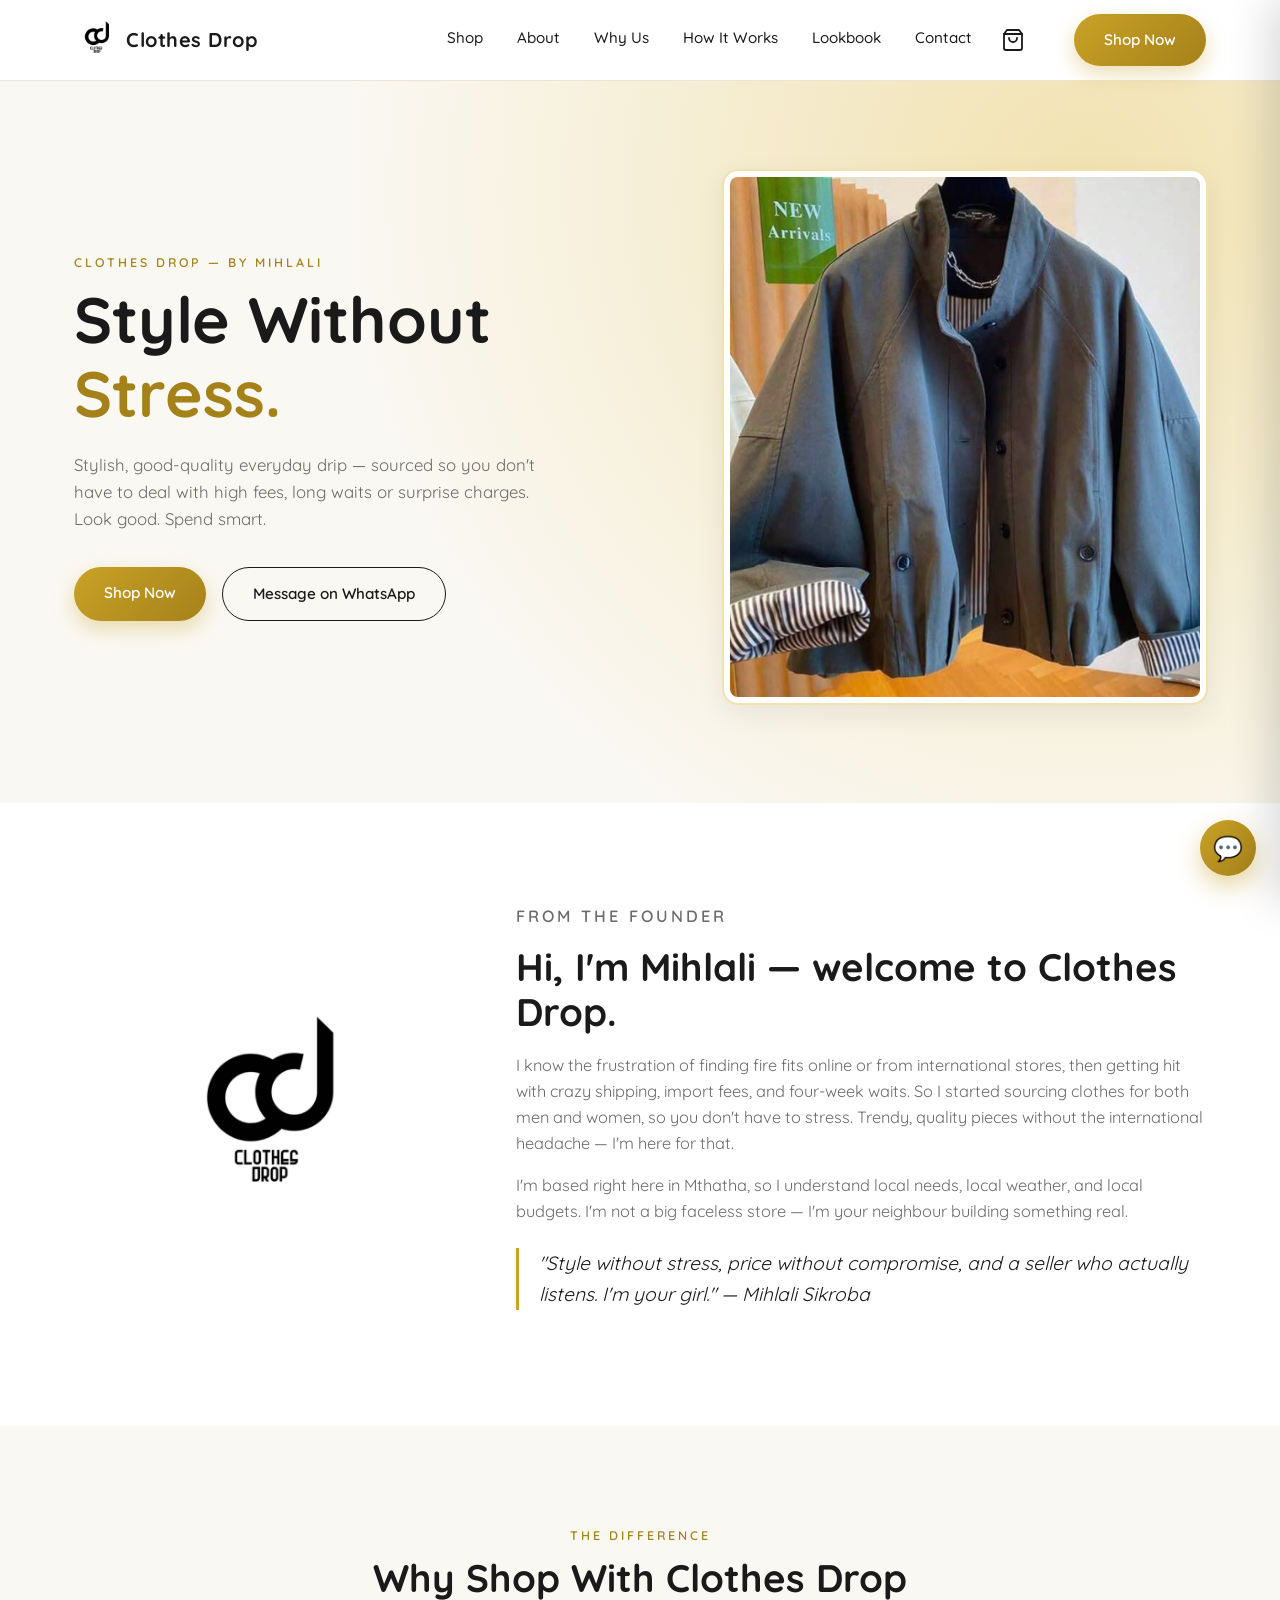
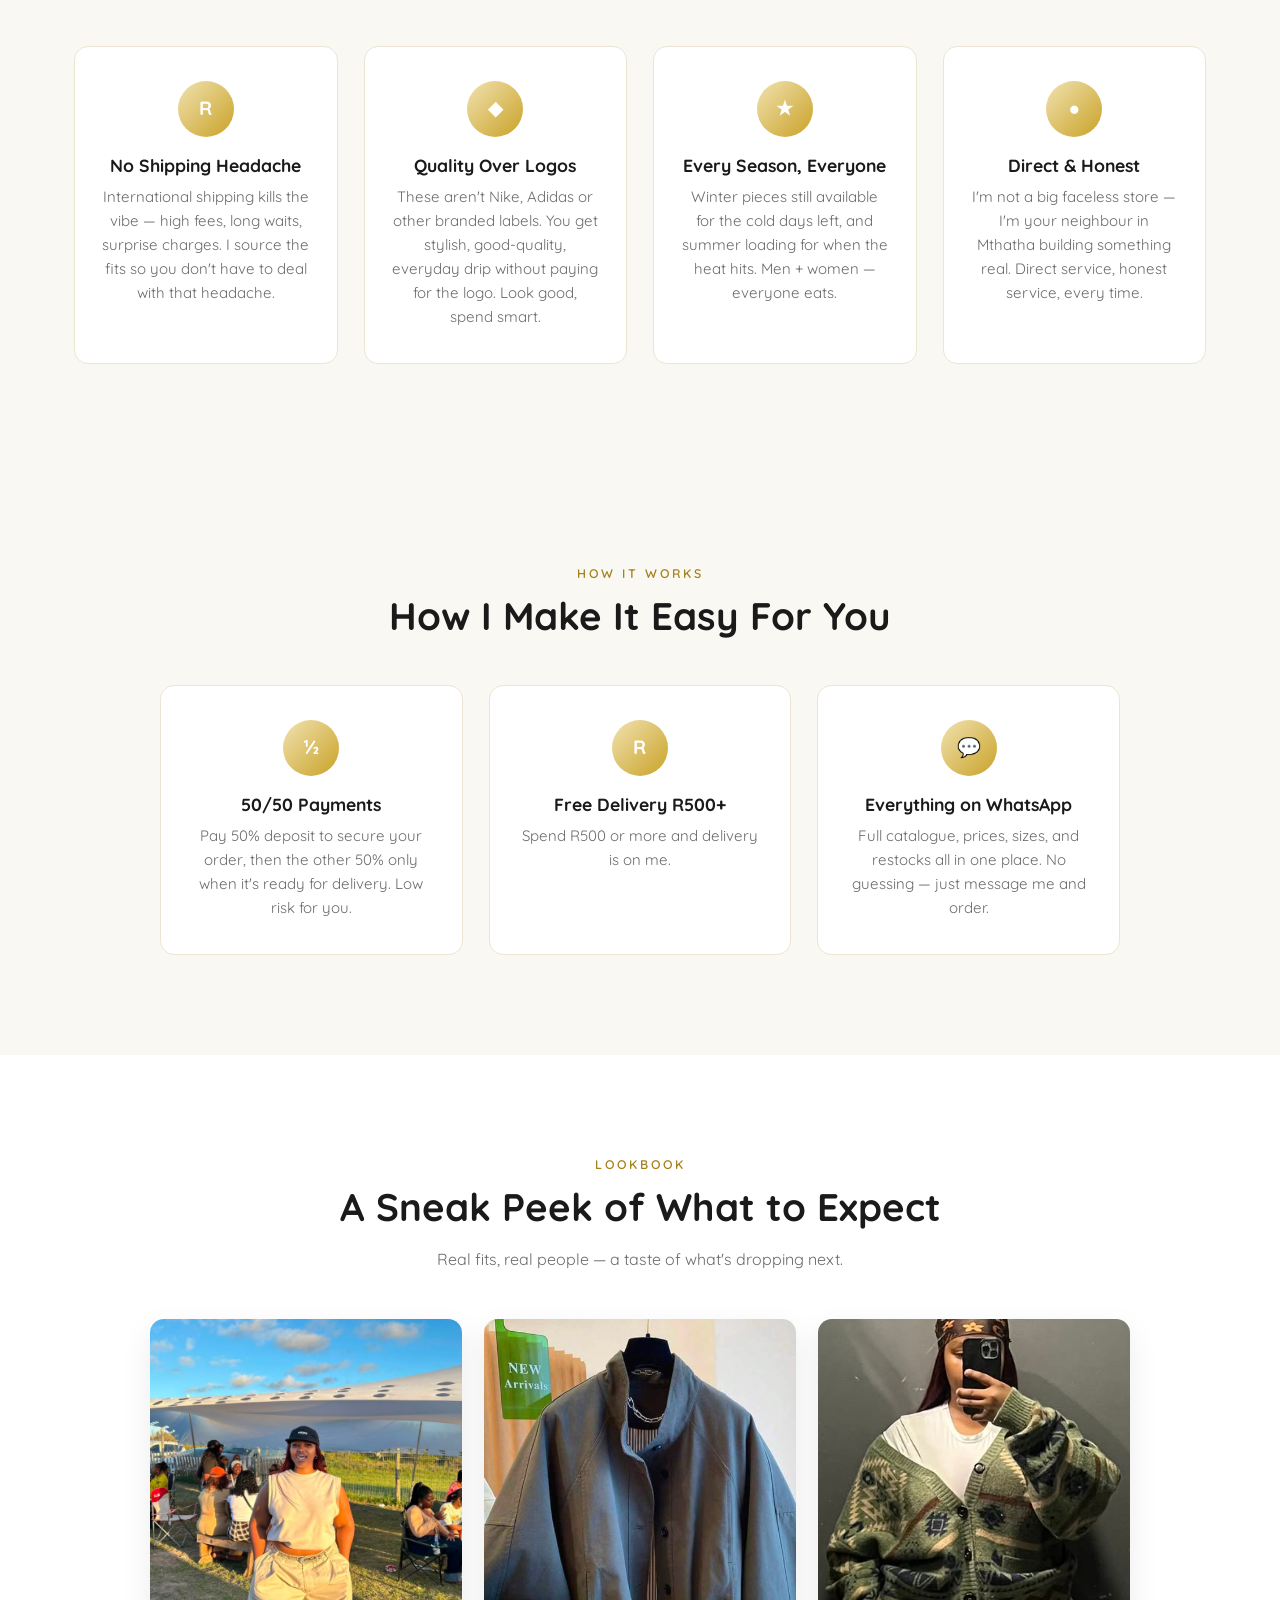
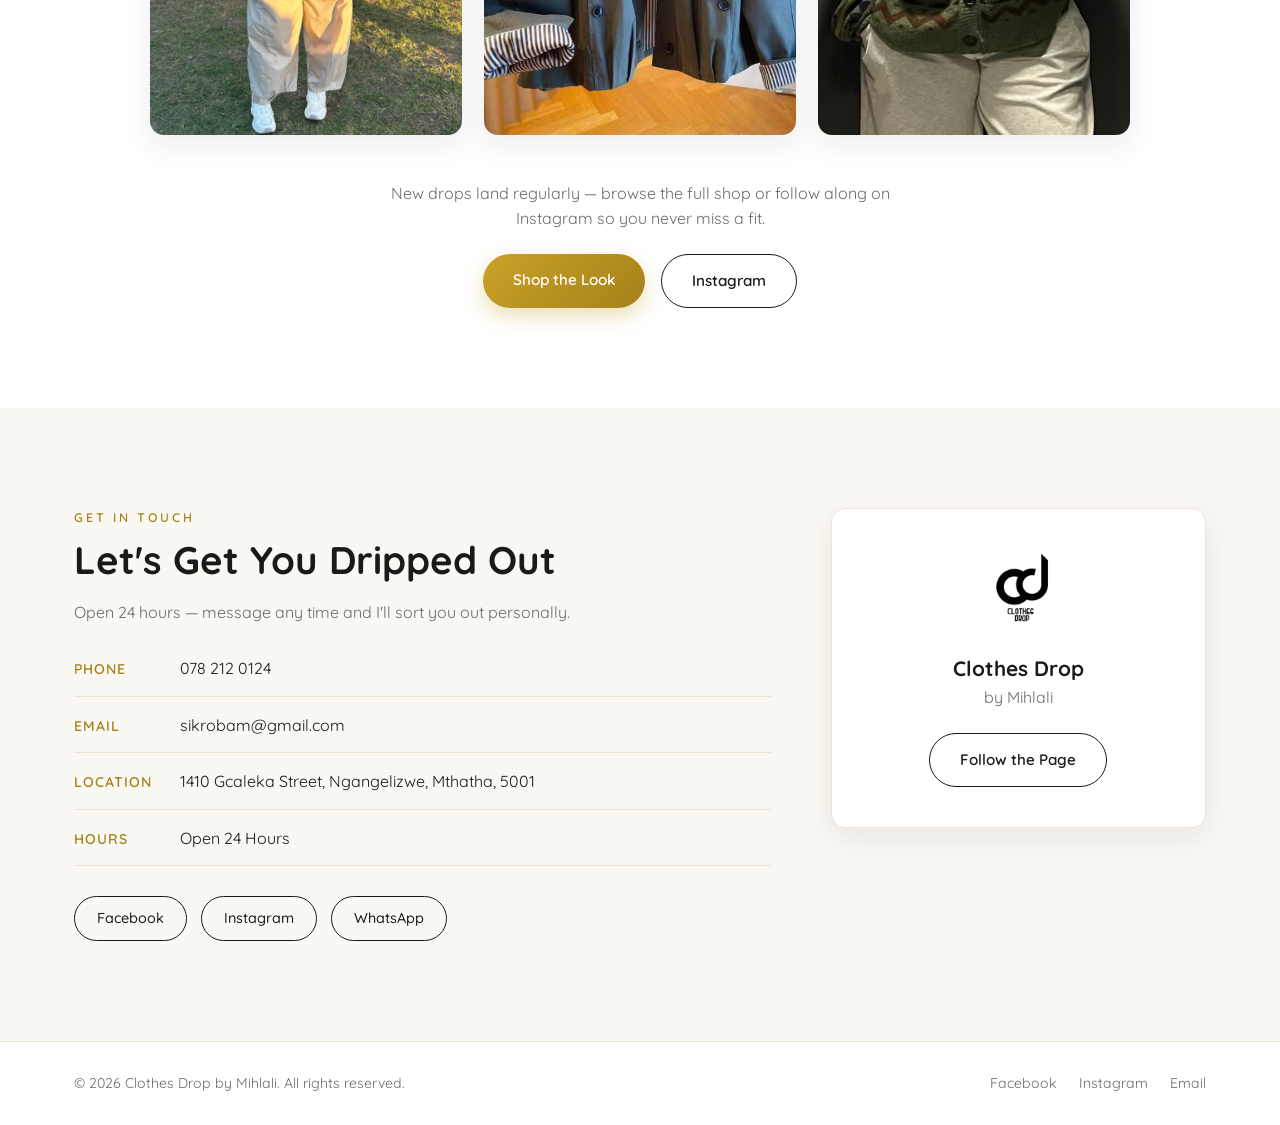
<file: index.html>
<!DOCTYPE html>
<html lang="en">
<head>
  <meta charset="UTF-8" />
  <meta name="viewport" content="width=device-width, initial-scale=1.0" />
  <title>Clothes Drop | Style Without Stress</title>
  <meta name="description" content="Clothes Drop by Mihlali — stylish, good-quality everyday drip sourced for you. No high fees, no long waits, just honest service in Mthatha." />
  <link rel="icon" href="images/logo.jpg" type="image/jpeg" />
  <link rel="preconnect" href="https://fonts.googleapis.com" />
  <link rel="preconnect" href="https://fonts.gstatic.com" crossorigin />
  <link href="https://fonts.googleapis.com/css2?family=Quicksand:wght@300;400;500;600;700&display=swap" rel="stylesheet" />
  <link rel="stylesheet" href="css/style.css" />
  <link rel="stylesheet" href="css/cart.css" />
</head>
<body>

  <!-- Header -->
  <header class="site-header" id="site-header">
    <div class="container header-inner">
      <a href="#home" class="brand">
        <img src="images/logo.jpg" alt="Clothes Drop logo" class="brand-logo" />
        <span class="brand-name">Clothes Drop</span>
      </a>

      <nav class="main-nav" id="main-nav">
        <a href="shop.html">Shop</a>
        <a href="#about">About</a>
        <a href="#why-us">Why Us</a>
        <a href="#how-it-works">How It Works</a>
        <a href="#lookbook">Lookbook</a>
        <a href="#contact">Contact</a>
      </nav>

      <button class="cart-icon-btn" id="cart-icon-btn" aria-label="Open cart">
        <svg viewBox="0 0 24 24" fill="none" stroke="currentColor" stroke-width="1.8" stroke-linecap="round" stroke-linejoin="round">
          <path d="M6 2 3 6v14a2 2 0 0 0 2 2h14a2 2 0 0 0 2-2V6l-3-4Z" />
          <path d="M3 6h18" />
          <path d="M16 10a4 4 0 0 1-8 0" />
        </svg>
        <span class="cart-badge" id="cart-count">0</span>
      </button>

      <a href="shop.html" class="btn btn-gold header-cta">Shop Now</a>

      <button class="nav-toggle" id="nav-toggle" aria-label="Toggle navigation" aria-expanded="false">
        <span></span><span></span><span></span>
      </button>
    </div>
  </header>

  <!-- Hero -->
  <section class="hero" id="home">
    <div class="container hero-inner">
      <div class="hero-text" data-reveal>
        <p class="eyebrow">Clothes Drop &mdash; by Mihlali</p>
        <h1>Style Without <span class="gold-text">Stress.</span></h1>
        <p class="hero-sub">
          Stylish, good-quality everyday drip &mdash; sourced so you don't have to deal
          with high fees, long waits or surprise charges. Look good. Spend smart.
        </p>
        <div class="hero-actions">
          <a href="shop.html" class="btn btn-gold">Shop Now</a>
          <a href="https://wa.me/27782120124" target="_blank" rel="noopener" class="btn btn-outline">Message on WhatsApp</a>
        </div>
      </div>
      <div class="hero-media" data-reveal>
        <div class="hero-frame">
          <img src="images/look2.jpg" alt="Clothes Drop style" data-parallax />
        </div>
      </div>
    </div>
  </section>

  <!-- About -->
  <section class="about" id="about">
    <div class="container about-inner">
      <div class="about-media" data-reveal>
        <img src="images/logo.jpg" alt="Clothes Drop logo" class="about-logo" />
      </div>
      <div class="about-text" data-reveal>
        <p class="eyebrow">From the Founder</p>
        <h2>Hi, I'm Mihlali &mdash; welcome to Clothes Drop.</h2>
        <p>
          I know the frustration of finding fire fits online or from international stores,
          then getting hit with crazy shipping, import fees, and four-week waits. So I started
          sourcing clothes for both men and women, so you don't have to stress. Trendy, quality
          pieces without the international headache &mdash; I'm here for that.
        </p>
        <p>
          I'm based right here in Mthatha, so I understand local needs, local weather, and
          local budgets. I'm not a big faceless store &mdash; I'm your neighbour building
          something real.
        </p>
        <p class="quote">
          "Style without stress, price without compromise, and a seller who actually listens.
          I'm your girl." &mdash; Mihlali Sikroba
        </p>
      </div>
    </div>
  </section>

  <!-- Why Us -->
  <section class="why-us" id="why-us">
    <div class="container">
      <p class="eyebrow center">The Difference</p>
      <h2 class="center">Why Shop With Clothes Drop</h2>

      <div class="features">
        <div class="feature-card" data-reveal>
          <div class="feature-icon">R</div>
          <h3>No Shipping Headache</h3>
          <p>International shipping kills the vibe &mdash; high fees, long waits, surprise charges. I source the fits so you don't have to deal with that headache.</p>
        </div>
        <div class="feature-card" data-reveal>
          <div class="feature-icon">&#9670;</div>
          <h3>Quality Over Logos</h3>
          <p>These aren't Nike, Adidas or other branded labels. You get stylish, good-quality, everyday drip without paying for the logo. Look good, spend smart.</p>
        </div>
        <div class="feature-card" data-reveal>
          <div class="feature-icon">&#9733;</div>
          <h3>Every Season, Everyone</h3>
          <p>Winter pieces still available for the cold days left, and summer loading for when the heat hits. Men + women &mdash; everyone eats.</p>
        </div>
        <div class="feature-card" data-reveal>
          <div class="feature-icon">&#9679;</div>
          <h3>Direct &amp; Honest</h3>
          <p>I'm not a big faceless store &mdash; I'm your neighbour in Mthatha building something real. Direct service, honest service, every time.</p>
        </div>
      </div>
    </div>
  </section>

  <!-- How It Works -->
  <section class="how-it-works" id="how-it-works">
    <div class="container">
      <p class="eyebrow center">How It Works</p>
      <h2 class="center">How I Make It Easy For You</h2>

      <div class="features features-3">
        <div class="feature-card" data-reveal>
          <div class="feature-icon">&#189;</div>
          <h3>50/50 Payments</h3>
          <p>Pay 50% deposit to secure your order, then the other 50% only when it's ready for delivery. Low risk for you.</p>
        </div>
        <div class="feature-card" data-reveal>
          <div class="feature-icon">R</div>
          <h3>Free Delivery R500+</h3>
          <p>Spend R500 or more and delivery is on me.</p>
        </div>
        <div class="feature-card" data-reveal>
          <div class="feature-icon">&#128172;</div>
          <h3>Everything on WhatsApp</h3>
          <p>Full catalogue, prices, sizes, and restocks all in one place. No guessing &mdash; just message me and order.</p>
        </div>
      </div>
    </div>
  </section>

  <!-- Lookbook -->
  <section class="lookbook" id="lookbook">
    <div class="container">
      <p class="eyebrow center">Lookbook</p>
      <h2 class="center">A Sneak Peek of What to Expect</h2>
      <p class="lookbook-intro center">Real fits, real people &mdash; a taste of what's dropping next.</p>

      <div class="lookbook-grid">
        <div class="lookbook-item" data-reveal>
          <img src="images/look1.jpg" alt="Clothes Drop lookbook style 1" loading="lazy" />
        </div>
        <div class="lookbook-item" data-reveal>
          <img src="images/look2.jpg" alt="Clothes Drop lookbook style 2" loading="lazy" />
        </div>
        <div class="lookbook-item" data-reveal>
          <img src="images/look3.jpg" alt="Clothes Drop lookbook style 3" loading="lazy" />
        </div>
      </div>

      <div class="lookbook-cta" data-reveal>
        <p>New drops land regularly &mdash; browse the full shop or follow along on Instagram so you never miss a fit.</p>
        <div class="hero-actions">
          <a href="shop.html" class="btn btn-gold">Shop the Look</a>
          <a href="https://www.instagram.com/mihlali.sikroba" target="_blank" rel="noopener" class="btn btn-outline">Instagram</a>
        </div>
      </div>
    </div>
  </section>

  <!-- Contact -->
  <section class="contact" id="contact">
    <div class="container contact-inner">
      <div class="contact-info" data-reveal>
        <p class="eyebrow">Get In Touch</p>
        <h2>Let's Get You Dripped Out</h2>
        <p class="contact-lead">Open 24 hours &mdash; message any time and I'll sort you out personally.</p>

        <ul class="contact-list">
          <li>
            <span class="contact-label">Phone</span>
            <a href="tel:+27782120124">078 212 0124</a>
          </li>
          <li>
            <span class="contact-label">Email</span>
            <a href="mailto:sikrobam@gmail.com">sikrobam@gmail.com</a>
          </li>
          <li>
            <span class="contact-label">Location</span>
            <a href="https://www.google.com/maps/search/?api=1&query=1410+Gcaleka+Street+Ngangelizwe+Mthatha+South+Africa+5001" target="_blank" rel="noopener">
              1410 Gcaleka Street, Ngangelizwe, Mthatha, 5001
            </a>
          </li>
          <li>
            <span class="contact-label">Hours</span>
            <span>Open 24 Hours</span>
          </li>
        </ul>

        <div class="social-row">
          <a href="https://www.facebook.com/share/18o5NTKCzX" target="_blank" rel="noopener" class="social-btn">Facebook</a>
          <a href="https://www.instagram.com/mihlali.sikroba" target="_blank" rel="noopener" class="social-btn">Instagram</a>
          <a href="https://wa.me/27782120124" target="_blank" rel="noopener" class="social-btn">WhatsApp</a>
        </div>
      </div>

      <div class="contact-card" data-reveal>
        <img src="images/logo.jpg" alt="Clothes Drop logo" />
        <h3>Clothes Drop</h3>
        <p>by Mihlali</p>
        <a href="https://www.facebook.com/share/18o5NTKCzX" target="_blank" rel="noopener" class="btn btn-outline">Follow the Page</a>
      </div>
    </div>
  </section>

  <!-- Footer -->
  <footer class="site-footer">
    <div class="container footer-inner">
      <p>&copy; <span id="year"></span> Clothes Drop by Mihlali. All rights reserved.</p>
      <div class="footer-links">
        <a href="https://www.facebook.com/share/18o5NTKCzX" target="_blank" rel="noopener">Facebook</a>
        <a href="https://www.instagram.com/mihlali.sikroba" target="_blank" rel="noopener">Instagram</a>
        <a href="mailto:sikrobam@gmail.com">Email</a>
      </div>
    </div>
  </footer>

  <a href="https://wa.me/27782120124" target="_blank" rel="noopener" class="whatsapp-fab" aria-label="Chat on WhatsApp">&#128172;</a>

  <!-- Cart drawer -->
  <div class="cart-overlay" id="cart-overlay"></div>
  <aside class="cart-drawer" id="cart-drawer">
    <div class="cart-drawer-header">
      <h3>Your Cart</h3>
      <button id="cart-drawer-close" aria-label="Close cart">&times;</button>
    </div>
    <div class="cart-drawer-items" id="cart-drawer-items"></div>
    <div class="cart-drawer-footer">
      <div class="cart-drawer-subtotal">
        <span>Subtotal</span>
        <span id="cart-drawer-subtotal">R0</span>
      </div>
      <p class="cart-drawer-delivery-hint" id="cart-drawer-delivery-hint"></p>
      <a href="cart.html" class="btn btn-gold cart-drawer-checkout">View Cart &amp; Checkout</a>
    </div>
  </aside>

  <div class="toast" id="toast"></div>

  <script src="js/products.js"></script>
  <script src="js/cart.js"></script>
  <script src="js/script.js"></script>
</body>
</html>
</file>
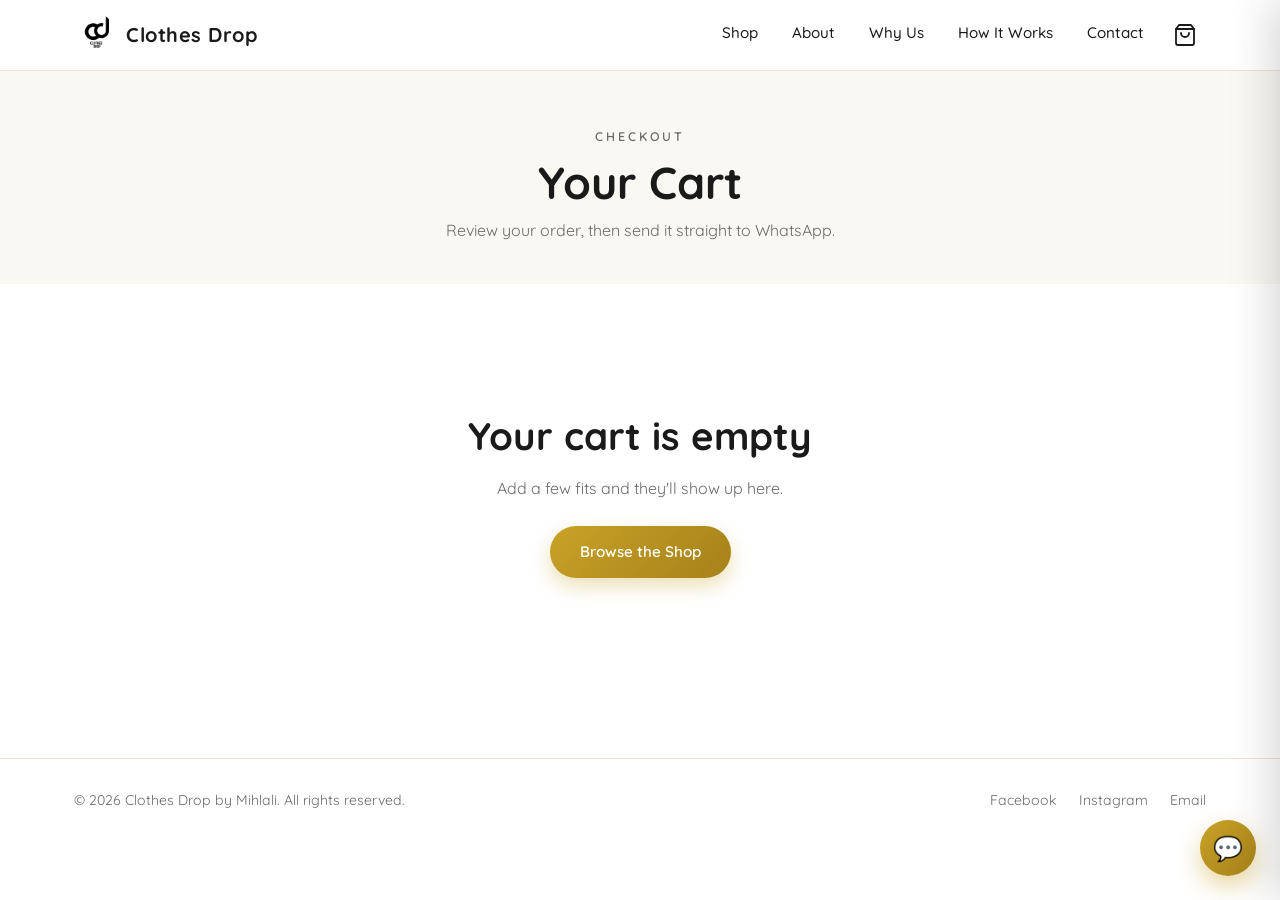
<file: cart.html>
<!DOCTYPE html>
<html lang="en">
<head>
  <meta charset="UTF-8" />
  <meta name="viewport" content="width=device-width, initial-scale=1.0" />
  <title>Your Cart | Clothes Drop</title>
  <meta name="description" content="Review your Clothes Drop order and checkout instantly via WhatsApp." />
  <link rel="icon" href="images/logo.jpg" type="image/jpeg" />
  <link rel="preconnect" href="https://fonts.googleapis.com" />
  <link rel="preconnect" href="https://fonts.gstatic.com" crossorigin />
  <link href="https://fonts.googleapis.com/css2?family=Quicksand:wght@300;400;500;600;700&display=swap" rel="stylesheet" />
  <link rel="stylesheet" href="css/style.css" />
  <link rel="stylesheet" href="css/shop.css" />
  <link rel="stylesheet" href="css/cart.css" />
</head>
<body>

  <!-- Header -->
  <header class="site-header" id="site-header">
    <div class="container header-inner">
      <a href="index.html" class="brand">
        <img src="images/logo.jpg" alt="Clothes Drop logo" class="brand-logo" />
        <span class="brand-name">Clothes Drop</span>
      </a>

      <nav class="main-nav" id="main-nav">
        <a href="shop.html">Shop</a>
        <a href="index.html#about">About</a>
        <a href="index.html#why-us">Why Us</a>
        <a href="index.html#how-it-works">How It Works</a>
        <a href="index.html#contact">Contact</a>
      </nav>

      <button class="cart-icon-btn" id="cart-icon-btn" aria-label="Open cart">
        <svg viewBox="0 0 24 24" fill="none" stroke="currentColor" stroke-width="1.8" stroke-linecap="round" stroke-linejoin="round">
          <path d="M6 2 3 6v14a2 2 0 0 0 2 2h14a2 2 0 0 0 2-2V6l-3-4Z" />
          <path d="M3 6h18" />
          <path d="M16 10a4 4 0 0 1-8 0" />
        </svg>
        <span class="cart-badge" id="cart-count">0</span>
      </button>

      <button class="nav-toggle" id="nav-toggle" aria-label="Toggle navigation" aria-expanded="false">
        <span></span><span></span><span></span>
      </button>
    </div>
  </header>

  <section class="page-banner">
    <div class="container">
      <p class="eyebrow center">Checkout</p>
      <h1>Your Cart</h1>
      <p>Review your order, then send it straight to WhatsApp.</p>
    </div>
  </section>

  <section class="cart-page">
    <div class="container">
      <div id="cart-page-root"></div>
    </div>
  </section>

  <!-- Footer -->
  <footer class="site-footer">
    <div class="container footer-inner">
      <p>&copy; <span id="year"></span> Clothes Drop by Mihlali. All rights reserved.</p>
      <div class="footer-links">
        <a href="https://www.facebook.com/share/18o5NTKCzX" target="_blank" rel="noopener">Facebook</a>
        <a href="https://www.instagram.com/mihlali.sikroba" target="_blank" rel="noopener">Instagram</a>
        <a href="mailto:sikrobam@gmail.com">Email</a>
      </div>
    </div>
  </footer>

  <a href="https://wa.me/27782120124" target="_blank" rel="noopener" class="whatsapp-fab" aria-label="Chat on WhatsApp">&#128172;</a>

  <!-- Cart drawer -->
  <div class="cart-overlay" id="cart-overlay"></div>
  <aside class="cart-drawer" id="cart-drawer">
    <div class="cart-drawer-header">
      <h3>Your Cart</h3>
      <button id="cart-drawer-close" aria-label="Close cart">&times;</button>
    </div>
    <div class="cart-drawer-items" id="cart-drawer-items"></div>
    <div class="cart-drawer-footer">
      <div class="cart-drawer-subtotal">
        <span>Subtotal</span>
        <span id="cart-drawer-subtotal">R0</span>
      </div>
      <p class="cart-drawer-delivery-hint" id="cart-drawer-delivery-hint"></p>
      <a href="cart.html" class="btn btn-gold cart-drawer-checkout">View Cart &amp; Checkout</a>
    </div>
  </aside>

  <div class="toast" id="toast"></div>

  <script src="js/products.js"></script>
  <script src="js/cart.js"></script>
  <script src="js/script.js"></script>
  <script src="js/cart-page.js"></script>
</body>
</html>
</file>
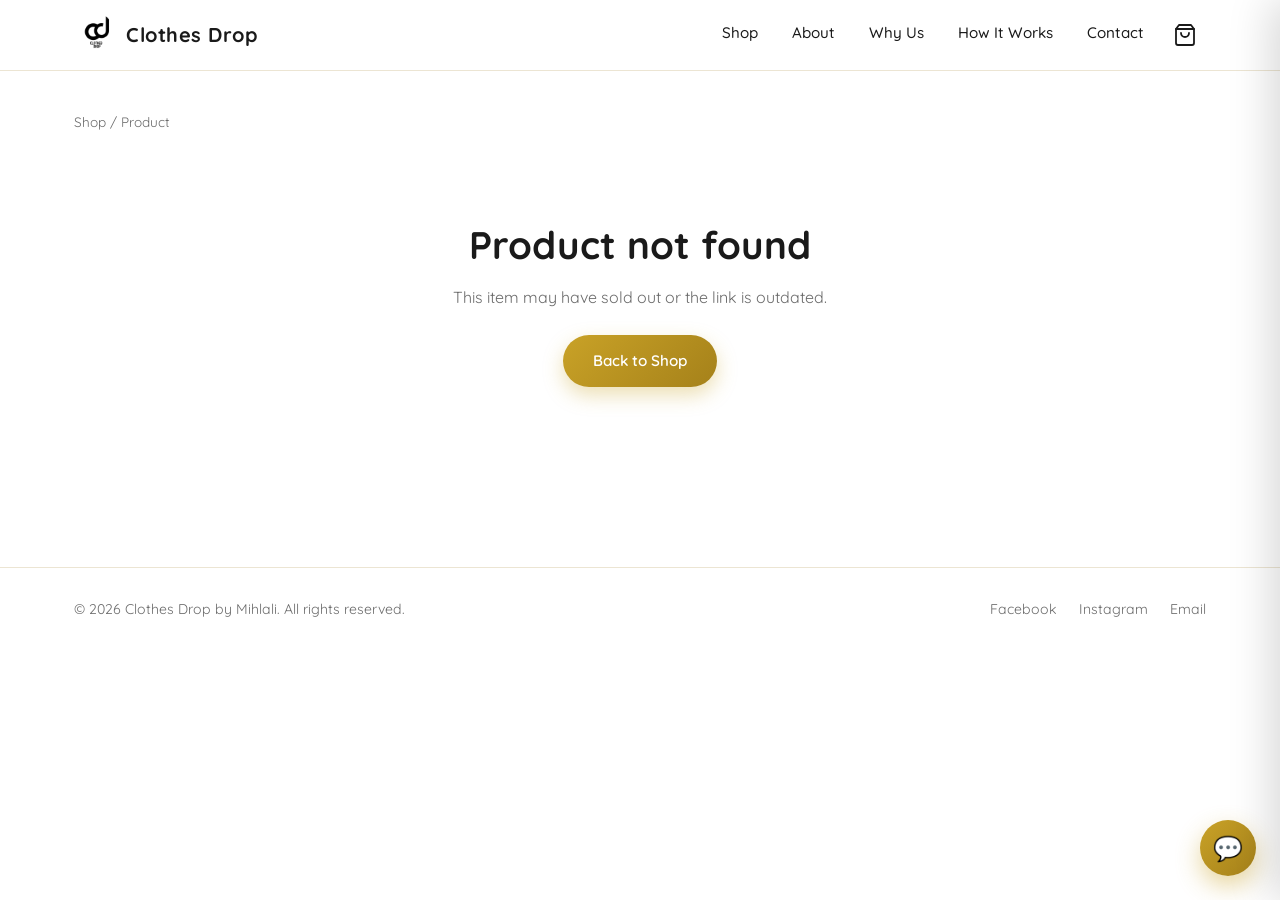
<file: product.html>
<!DOCTYPE html>
<html lang="en">
<head>
  <meta charset="UTF-8" />
  <meta name="viewport" content="width=device-width, initial-scale=1.0" />
  <title id="page-title">Product | Clothes Drop</title>
  <meta name="description" content="Shop this piece from Clothes Drop — stylish, good-quality everyday drip." />
  <link rel="icon" href="images/logo.jpg" type="image/jpeg" />
  <link rel="preconnect" href="https://fonts.googleapis.com" />
  <link rel="preconnect" href="https://fonts.gstatic.com" crossorigin />
  <link href="https://fonts.googleapis.com/css2?family=Quicksand:wght@300;400;500;600;700&display=swap" rel="stylesheet" />
  <link rel="stylesheet" href="css/style.css" />
  <link rel="stylesheet" href="css/shop.css" />
  <link rel="stylesheet" href="css/cart.css" />
</head>
<body>

  <!-- Header -->
  <header class="site-header" id="site-header">
    <div class="container header-inner">
      <a href="index.html" class="brand">
        <img src="images/logo.jpg" alt="Clothes Drop logo" class="brand-logo" />
        <span class="brand-name">Clothes Drop</span>
      </a>

      <nav class="main-nav" id="main-nav">
        <a href="shop.html">Shop</a>
        <a href="index.html#about">About</a>
        <a href="index.html#why-us">Why Us</a>
        <a href="index.html#how-it-works">How It Works</a>
        <a href="index.html#contact">Contact</a>
      </nav>

      <button class="cart-icon-btn" id="cart-icon-btn" aria-label="Open cart">
        <svg viewBox="0 0 24 24" fill="none" stroke="currentColor" stroke-width="1.8" stroke-linecap="round" stroke-linejoin="round">
          <path d="M6 2 3 6v14a2 2 0 0 0 2 2h14a2 2 0 0 0 2-2V6l-3-4Z" />
          <path d="M3 6h18" />
          <path d="M16 10a4 4 0 0 1-8 0" />
        </svg>
        <span class="cart-badge" id="cart-count">0</span>
      </button>

      <button class="nav-toggle" id="nav-toggle" aria-label="Toggle navigation" aria-expanded="false">
        <span></span><span></span><span></span>
      </button>
    </div>
  </header>

  <section class="product-detail">
    <div class="container">
      <p class="breadcrumb"><a href="shop.html">Shop</a> / <span id="breadcrumb-name">Product</span></p>

      <div id="product-detail-root">
        <!-- rendered by js/product.js -->
      </div>

      <div class="related-section" id="related-section" style="display:none;">
        <h2>You Might Also Like</h2>
        <div class="product-grid" id="related-grid"></div>
      </div>
    </div>
  </section>

  <!-- Footer -->
  <footer class="site-footer">
    <div class="container footer-inner">
      <p>&copy; <span id="year"></span> Clothes Drop by Mihlali. All rights reserved.</p>
      <div class="footer-links">
        <a href="https://www.facebook.com/share/18o5NTKCzX" target="_blank" rel="noopener">Facebook</a>
        <a href="https://www.instagram.com/mihlali.sikroba" target="_blank" rel="noopener">Instagram</a>
        <a href="mailto:sikrobam@gmail.com">Email</a>
      </div>
    </div>
  </footer>

  <a href="https://wa.me/27782120124" target="_blank" rel="noopener" class="whatsapp-fab" aria-label="Chat on WhatsApp">&#128172;</a>

  <!-- Cart drawer -->
  <div class="cart-overlay" id="cart-overlay"></div>
  <aside class="cart-drawer" id="cart-drawer">
    <div class="cart-drawer-header">
      <h3>Your Cart</h3>
      <button id="cart-drawer-close" aria-label="Close cart">&times;</button>
    </div>
    <div class="cart-drawer-items" id="cart-drawer-items"></div>
    <div class="cart-drawer-footer">
      <div class="cart-drawer-subtotal">
        <span>Subtotal</span>
        <span id="cart-drawer-subtotal">R0</span>
      </div>
      <p class="cart-drawer-delivery-hint" id="cart-drawer-delivery-hint"></p>
      <a href="cart.html" class="btn btn-gold cart-drawer-checkout">View Cart &amp; Checkout</a>
    </div>
  </aside>

  <div class="toast" id="toast"></div>

  <script src="js/products.js"></script>
  <script src="js/cart.js"></script>
  <script src="js/script.js"></script>
  <script src="js/product.js"></script>
</body>
</html>
</file>
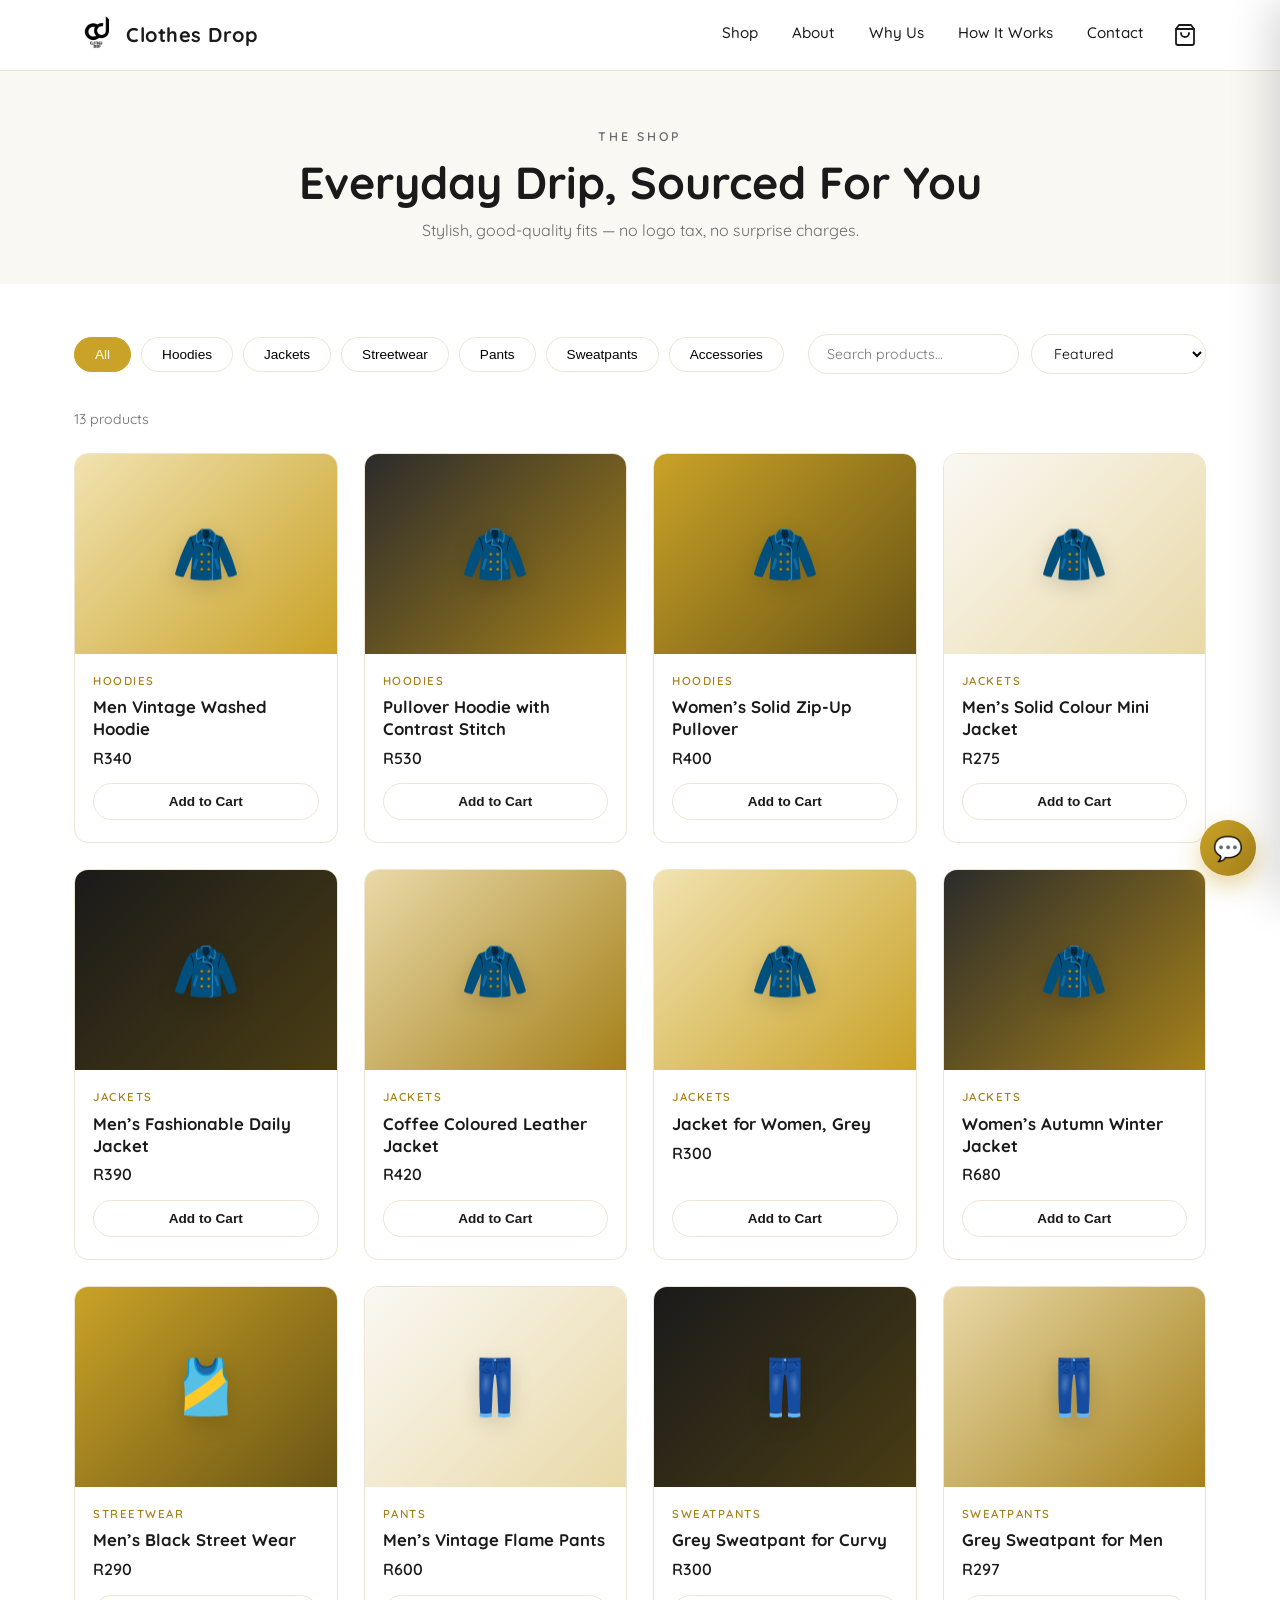
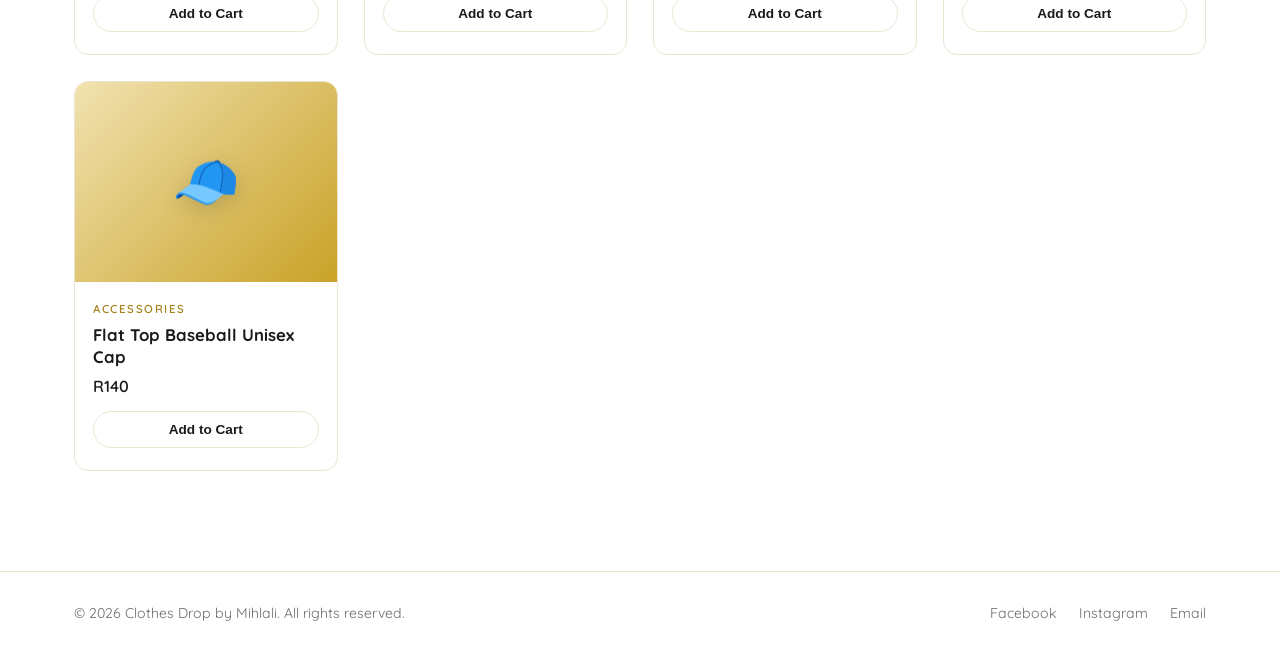
<file: shop.html>
<!DOCTYPE html>
<html lang="en">
<head>
  <meta charset="UTF-8" />
  <meta name="viewport" content="width=device-width, initial-scale=1.0" />
  <title>Shop | Clothes Drop</title>
  <meta name="description" content="Browse Clothes Drop's everyday drip — hoodies, jackets, streetwear, pants, sweatpants and accessories. Style without stress." />
  <link rel="icon" href="images/logo.jpg" type="image/jpeg" />
  <link rel="preconnect" href="https://fonts.googleapis.com" />
  <link rel="preconnect" href="https://fonts.gstatic.com" crossorigin />
  <link href="https://fonts.googleapis.com/css2?family=Quicksand:wght@300;400;500;600;700&display=swap" rel="stylesheet" />
  <link rel="stylesheet" href="css/style.css" />
  <link rel="stylesheet" href="css/shop.css" />
  <link rel="stylesheet" href="css/cart.css" />
</head>
<body>

  <!-- Header -->
  <header class="site-header" id="site-header">
    <div class="container header-inner">
      <a href="index.html" class="brand">
        <img src="images/logo.jpg" alt="Clothes Drop logo" class="brand-logo" />
        <span class="brand-name">Clothes Drop</span>
      </a>

      <nav class="main-nav" id="main-nav">
        <a href="shop.html">Shop</a>
        <a href="index.html#about">About</a>
        <a href="index.html#why-us">Why Us</a>
        <a href="index.html#how-it-works">How It Works</a>
        <a href="index.html#contact">Contact</a>
      </nav>

      <button class="cart-icon-btn" id="cart-icon-btn" aria-label="Open cart">
        <svg viewBox="0 0 24 24" fill="none" stroke="currentColor" stroke-width="1.8" stroke-linecap="round" stroke-linejoin="round">
          <path d="M6 2 3 6v14a2 2 0 0 0 2 2h14a2 2 0 0 0 2-2V6l-3-4Z" />
          <path d="M3 6h18" />
          <path d="M16 10a4 4 0 0 1-8 0" />
        </svg>
        <span class="cart-badge" id="cart-count">0</span>
      </button>

      <button class="nav-toggle" id="nav-toggle" aria-label="Toggle navigation" aria-expanded="false">
        <span></span><span></span><span></span>
      </button>
    </div>
  </header>

  <!-- Page banner -->
  <section class="page-banner">
    <div class="container">
      <p class="eyebrow center">The Shop</p>
      <h1>Everyday Drip, Sourced For You</h1>
      <p>Stylish, good-quality fits &mdash; no logo tax, no surprise charges.</p>
    </div>
  </section>

  <!-- Shop -->
  <section class="shop-section">
    <div class="container">
      <div class="shop-toolbar">
        <div class="shop-filters" id="shop-filters">
          <button class="filter-btn active" data-category="All">All</button>
        </div>
        <div class="shop-controls">
          <input type="search" class="shop-search" id="shop-search" placeholder="Search products…" />
          <select class="shop-sort" id="shop-sort">
            <option value="featured">Featured</option>
            <option value="price-asc">Price: Low to High</option>
            <option value="price-desc">Price: High to Low</option>
            <option value="name-asc">Name: A to Z</option>
          </select>
        </div>
      </div>

      <p class="shop-count" id="shop-count"></p>

      <div class="product-grid" id="product-grid"></div>
    </div>
  </section>

  <!-- Footer -->
  <footer class="site-footer">
    <div class="container footer-inner">
      <p>&copy; <span id="year"></span> Clothes Drop by Mihlali. All rights reserved.</p>
      <div class="footer-links">
        <a href="https://www.facebook.com/share/18o5NTKCzX" target="_blank" rel="noopener">Facebook</a>
        <a href="https://www.instagram.com/mihlali.sikroba" target="_blank" rel="noopener">Instagram</a>
        <a href="mailto:sikrobam@gmail.com">Email</a>
      </div>
    </div>
  </footer>

  <a href="https://wa.me/27782120124" target="_blank" rel="noopener" class="whatsapp-fab" aria-label="Chat on WhatsApp">&#128172;</a>

  <!-- Cart drawer -->
  <div class="cart-overlay" id="cart-overlay"></div>
  <aside class="cart-drawer" id="cart-drawer">
    <div class="cart-drawer-header">
      <h3>Your Cart</h3>
      <button id="cart-drawer-close" aria-label="Close cart">&times;</button>
    </div>
    <div class="cart-drawer-items" id="cart-drawer-items"></div>
    <div class="cart-drawer-footer">
      <div class="cart-drawer-subtotal">
        <span>Subtotal</span>
        <span id="cart-drawer-subtotal">R0</span>
      </div>
      <p class="cart-drawer-delivery-hint" id="cart-drawer-delivery-hint"></p>
      <a href="cart.html" class="btn btn-gold cart-drawer-checkout">View Cart &amp; Checkout</a>
    </div>
  </aside>

  <div class="toast" id="toast"></div>

  <script src="js/products.js"></script>
  <script src="js/cart.js"></script>
  <script src="js/script.js"></script>
  <script src="js/shop.js"></script>
</body>
</html>
</file>
<file: css/style.css>
/* ===== Variables ===== */
:root {
  --gold: #c9a227;
  --gold-dark: #a5811a;
  --gold-light: #f1e2b0;
  --white: #ffffff;
  --off-white: #faf8f3;
  --black: #1a1a1a;
  --gray: #6b6b6b;
  --border: #ece5d3;

  --font-heading: 'Quicksand', sans-serif;
  --font-body: 'Quicksand', sans-serif;

  --max-width: 1180px;
  --radius: 14px;
  --shadow: 0 10px 30px rgba(26, 26, 26, 0.08);
}

/* ===== Reset ===== */
* { box-sizing: border-box; margin: 0; padding: 0; }

html { scroll-behavior: smooth; }

body {
  font-family: var(--font-body);
  color: var(--black);
  background: var(--white);
  line-height: 1.6;
  -webkit-font-smoothing: antialiased;
}

img { max-width: 100%; display: block; }

a { text-decoration: none; color: inherit; }

ul { list-style: none; }

.container {
  max-width: var(--max-width);
  margin: 0 auto;
  padding: 0 24px;
}

h1, h2, h3 {
  font-family: var(--font-heading);
  font-weight: 700;
  line-height: 1.15;
}

.eyebrow {
  text-transform: uppercase;
  letter-spacing: 3px;
  font-size: 0.78rem;
  font-weight: 600;
  color: var(--gold-dark);
  margin-bottom: 10px;
}

.eyebrow.center { text-align: center; }

.center { text-align: center; }

section h2 {
  font-size: clamp(1.8rem, 3vw, 2.6rem);
  margin-bottom: 18px;
}

section > .container > h2.center {
  margin-bottom: 46px;
}

/* ===== Buttons ===== */
.btn {
  display: inline-block;
  padding: 14px 30px;
  border-radius: 999px;
  font-weight: 600;
  font-size: 0.95rem;
  transition: transform 0.25s ease, box-shadow 0.25s ease, background 0.25s ease;
  white-space: nowrap;
}

.btn-gold {
  background: linear-gradient(135deg, var(--gold), var(--gold-dark));
  color: var(--white);
  box-shadow: 0 8px 20px rgba(201, 162, 39, 0.35);
}

.btn-gold:hover { transform: translateY(-3px); box-shadow: 0 12px 26px rgba(201, 162, 39, 0.45); }

.btn-outline {
  background: transparent;
  color: var(--black);
  border: 1.5px solid var(--black);
}

.btn-outline:hover { background: var(--black); color: var(--white); transform: translateY(-3px); }

.btn-outline-light {
  background: transparent;
  color: var(--white);
  border: 1.5px solid var(--white);
}

.btn-outline-light:hover { background: var(--white); color: var(--black); transform: translateY(-3px); }

/* ===== Header ===== */
.site-header {
  position: sticky;
  top: 0;
  z-index: 100;
  background: rgba(255, 255, 255, 0.72);
  backdrop-filter: blur(16px) saturate(180%);
  -webkit-backdrop-filter: blur(16px) saturate(180%);
  border-bottom: 1px solid var(--border);
  transition: box-shadow 0.3s ease;
}

.site-header.scrolled { box-shadow: 0 6px 20px rgba(0,0,0,0.06); }

.header-inner {
  display: flex;
  align-items: center;
  justify-content: space-between;
  padding-top: 14px;
  padding-bottom: 14px;
  gap: 20px;
}

.brand {
  display: flex;
  align-items: center;
  gap: 10px;
  flex-shrink: 0;
}

.brand-logo {
  width: 42px;
  height: 42px;
  object-fit: contain;
}

.brand-name {
  font-family: var(--font-heading);
  font-weight: 700;
  font-size: 1.25rem;
  letter-spacing: 0.5px;
}

.main-nav {
  display: flex;
  gap: 34px;
  margin-left: auto;
}

.main-nav a {
  font-size: 0.95rem;
  font-weight: 500;
  position: relative;
  padding-bottom: 4px;
}

.main-nav a::after {
  content: "";
  position: absolute;
  left: 0;
  bottom: 0;
  height: 2px;
  width: 0;
  background: var(--gold);
  transition: width 0.25s ease;
}

.main-nav a:hover::after { width: 100%; }

.header-cta { margin-left: 20px; }

.nav-toggle {
  display: none;
  flex-direction: column;
  justify-content: center;
  gap: 5px;
  width: 34px;
  height: 34px;
  background: none;
  border: none;
  cursor: pointer;
}

.nav-toggle span {
  display: block;
  height: 2px;
  background: var(--black);
  border-radius: 2px;
  transition: transform 0.3s ease, opacity 0.3s ease;
}

/* ===== Hero ===== */
.hero {
  padding: 90px 0 100px;
  background:
    radial-gradient(circle at 85% 15%, var(--gold-light) 0%, rgba(241,226,176,0) 60%),
    var(--off-white);
  overflow: hidden;
}

.hero-inner {
  display: grid;
  grid-template-columns: 1.1fr 0.9fr;
  gap: 60px;
  align-items: center;
}

.hero h1 {
  font-size: clamp(2.6rem, 5vw, 4rem);
  margin-bottom: 22px;
}

.gold-text { color: var(--gold-dark); }

.hero-sub {
  font-size: 1.05rem;
  color: var(--gray);
  max-width: 480px;
  margin-bottom: 34px;
}

.hero-actions {
  display: flex;
  flex-wrap: wrap;
  gap: 16px;
}

.hero-frame {
  position: relative;
  border-radius: var(--radius);
  overflow: hidden;
  box-shadow: var(--shadow);
  border: 6px solid var(--white);
  outline: 2px solid var(--gold-light);
}

.hero-frame img {
  width: 100%;
  height: 520px;
  object-fit: cover;
  object-position: top center;
  will-change: transform;
}

.hero-frame img[data-parallax] {
  transform: scale(1.15);
}

/* ===== About ===== */
.about { padding: 100px 0; }

.about-inner {
  display: grid;
  grid-template-columns: 0.7fr 1.3fr;
  gap: 70px;
  align-items: center;
}

.about-media {
  display: flex;
  align-items: center;
  justify-content: center;
}

.about-logo { max-width: 220px; }

.about-text p { color: var(--gray); margin-bottom: 16px; font-size: 1.02rem; }

.about-text .quote {
  color: var(--black);
  font-family: var(--font-heading);
  font-style: italic;
  font-size: 1.2rem;
  border-left: 3px solid var(--gold);
  padding-left: 20px;
  margin-top: 24px;
}

/* ===== Why Us ===== */
.why-us {
  padding: 100px 0;
  background: var(--off-white);
}

.features {
  display: grid;
  grid-template-columns: repeat(4, 1fr);
  gap: 26px;
}

.feature-card {
  background: var(--white);
  border: 1px solid var(--border);
  border-radius: var(--radius);
  padding: 34px 26px;
  text-align: center;
  transition: transform 0.3s ease, box-shadow 0.3s ease;
}

.feature-card:hover {
  transform: translateY(-6px);
  box-shadow: var(--shadow);
  border-color: var(--gold-light);
}

.feature-icon {
  width: 56px;
  height: 56px;
  margin: 0 auto 18px;
  border-radius: 50%;
  background: linear-gradient(135deg, var(--gold-light), var(--gold));
  color: var(--white);
  display: flex;
  align-items: center;
  justify-content: center;
  font-family: var(--font-heading);
  font-weight: 700;
  font-size: 1.2rem;
}

.feature-card h3 { font-size: 1.1rem; margin-bottom: 10px; }

.feature-card p { color: var(--gray); font-size: 0.94rem; }

/* ===== How It Works ===== */
.how-it-works { padding: 100px 0; background: var(--off-white); }

.features-3 { grid-template-columns: repeat(3, 1fr); max-width: 960px; margin: 0 auto; }

/* ===== Lookbook ===== */
.lookbook { padding: 100px 0; }

.lookbook-intro {
  color: var(--gray);
  margin-top: -28px;
  margin-bottom: 46px;
}

.lookbook-grid {
  display: grid;
  grid-template-columns: repeat(3, 1fr);
  gap: 22px;
  max-width: 980px;
  margin: 0 auto;
}

.lookbook-item {
  border-radius: var(--radius);
  overflow: hidden;
  box-shadow: var(--shadow);
  aspect-ratio: 3 / 4;
}

.lookbook-item img {
  width: 100%;
  height: 100%;
  object-fit: cover;
  transition: transform 0.5s ease;
}

.lookbook-item:hover img { transform: scale(1.06); }

.lookbook-cta {
  text-align: center;
  max-width: 520px;
  margin: 46px auto 0;
}

.lookbook-cta p { color: var(--gray); margin-bottom: 22px; }

.lookbook-cta .hero-actions { justify-content: center; }

/* ===== Contact ===== */
.contact {
  padding: 100px 0;
  background: var(--off-white);
}

.contact-inner {
  display: grid;
  grid-template-columns: 1.3fr 0.7fr;
  gap: 60px;
  align-items: start;
}

.contact-lead { color: var(--gray); margin-bottom: 30px; }

.contact-list {
  display: flex;
  flex-direction: column;
  gap: 16px;
  margin-bottom: 30px;
}

.contact-list li {
  display: flex;
  gap: 16px;
  align-items: baseline;
  padding-bottom: 14px;
  border-bottom: 1px solid var(--border);
}

.contact-label {
  font-weight: 600;
  min-width: 90px;
  color: var(--gold-dark);
  font-size: 0.88rem;
  text-transform: uppercase;
  letter-spacing: 1px;
}

.contact-list a:hover { color: var(--gold-dark); }

.social-row { display: flex; flex-wrap: wrap; gap: 14px; }

.social-btn {
  border: 1.5px solid var(--black);
  padding: 10px 22px;
  border-radius: 999px;
  font-size: 0.9rem;
  font-weight: 500;
  transition: all 0.25s ease;
}

.social-btn:hover {
  background: var(--gold);
  border-color: var(--gold);
  color: var(--white);
}

.contact-card {
  background: var(--white);
  border: 1px solid var(--border);
  border-radius: var(--radius);
  padding: 40px 30px;
  text-align: center;
  box-shadow: var(--shadow);
}

.contact-card img { width: 90px; margin: 0 auto 18px; }

.contact-card h3 { font-size: 1.3rem; margin-bottom: 4px; }

.contact-card p { color: var(--gray); margin-bottom: 22px; }

/* ===== Footer ===== */
.site-footer {
  padding: 30px 0;
  border-top: 1px solid var(--border);
}

.footer-inner {
  display: flex;
  flex-wrap: wrap;
  justify-content: space-between;
  gap: 14px;
  font-size: 0.88rem;
  color: var(--gray);
}

.footer-links { display: flex; gap: 22px; }

.footer-links a:hover { color: var(--gold-dark); }

/* ===== WhatsApp FAB ===== */
.whatsapp-fab {
  position: fixed;
  right: 24px;
  bottom: 24px;
  width: 56px;
  height: 56px;
  border-radius: 50%;
  background: linear-gradient(135deg, var(--gold), var(--gold-dark));
  color: var(--white);
  display: flex;
  align-items: center;
  justify-content: center;
  font-size: 1.5rem;
  box-shadow: 0 10px 24px rgba(201, 162, 39, 0.45);
  z-index: 90;
  transition: transform 0.25s ease;
}

.whatsapp-fab:hover { transform: scale(1.08); }

/* ===== Reveal animation ===== */
[data-reveal] {
  opacity: 0;
  transform: translateY(24px);
  transition: opacity 0.7s ease, transform 0.7s ease;
}

[data-reveal].is-visible {
  opacity: 1;
  transform: translateY(0);
}

/* ===== Responsive ===== */
@media (max-width: 900px) {
  .hero-inner, .about-inner, .contact-inner { grid-template-columns: 1fr; }
  .about-media { order: -1; }
  .features { grid-template-columns: repeat(2, 1fr); }
  .hero-frame img { height: 380px; }
  .lookbook-grid { grid-template-columns: repeat(2, 1fr); }
}

@media (max-width: 760px) {
  .main-nav {
    position: absolute;
    top: 100%;
    left: 0;
    right: 0;
    background: rgba(255, 255, 255, 0.78);
    backdrop-filter: blur(22px) saturate(180%);
    -webkit-backdrop-filter: blur(22px) saturate(180%);
    border-bottom: 1px solid var(--border);
    flex-direction: column;
    gap: 0;
    max-height: 0;
    overflow: hidden;
    transition: max-height 0.35s ease;
  }

  .main-nav.open { max-height: 420px; }

  .main-nav a {
    padding: 16px 24px;
    border-bottom: 1px solid var(--border);
  }

  .header-cta { display: none; }

  .nav-toggle { display: flex; }

  .nav-toggle.open span:nth-child(1) { transform: translateY(7px) rotate(45deg); }
  .nav-toggle.open span:nth-child(2) { opacity: 0; }
  .nav-toggle.open span:nth-child(3) { transform: translateY(-7px) rotate(-45deg); }
}

@media (max-width: 560px) {
  .features { grid-template-columns: 1fr; }
  .lookbook-grid { grid-template-columns: 1fr; max-width: 320px; }
  .contact-list li { flex-direction: column; gap: 4px; }
}
</file>
<file: css/cart.css>
/* ===== Cart icon, drawer, toast — shared across every page ===== */

.cart-icon-btn {
  position: relative;
  display: flex;
  align-items: center;
  justify-content: center;
  width: 42px;
  height: 42px;
  border: none;
  background: transparent;
  cursor: pointer;
  color: var(--black);
  flex-shrink: 0;
}

.cart-icon-btn svg { width: 24px; height: 24px; }

.cart-badge {
  position: absolute;
  top: 0;
  right: 0;
  min-width: 18px;
  height: 18px;
  padding: 0 4px;
  border-radius: 999px;
  background: var(--gold);
  color: var(--white);
  font-size: 0.68rem;
  font-weight: 700;
  display: none;
  align-items: center;
  justify-content: center;
  line-height: 1;
}

.cart-badge-visible { display: flex; }

body.no-scroll { overflow: hidden; }

.cart-overlay {
  position: fixed;
  inset: 0;
  background: rgba(26, 26, 26, 0.35);
  backdrop-filter: blur(5px);
  -webkit-backdrop-filter: blur(5px);
  opacity: 0;
  pointer-events: none;
  transition: opacity 0.3s ease;
  z-index: 150;
}

.cart-overlay.open { opacity: 1; pointer-events: auto; }

.cart-drawer {
  position: fixed;
  top: 0;
  right: 0;
  bottom: 0;
  width: min(400px, 100%);
  background: rgba(255, 255, 255, 0.82);
  backdrop-filter: blur(26px) saturate(180%);
  -webkit-backdrop-filter: blur(26px) saturate(180%);
  box-shadow: -10px 0 40px rgba(0,0,0,0.15);
  z-index: 160;
  transform: translateX(100%);
  transition: transform 0.35s ease;
  display: flex;
  flex-direction: column;
}

.cart-drawer.open { transform: translateX(0); }

.cart-drawer-header {
  display: flex;
  align-items: center;
  justify-content: space-between;
  padding: 22px 24px;
  border-bottom: 1px solid var(--border);
}

.cart-drawer-header h3 { font-size: 1.2rem; }

#cart-drawer-close {
  background: none;
  border: none;
  font-size: 1.6rem;
  line-height: 1;
  cursor: pointer;
  color: var(--gray);
}

.cart-drawer-items {
  flex: 1;
  overflow-y: auto;
  padding: 10px 24px;
}

.cart-empty-msg {
  color: var(--gray);
  text-align: center;
  padding: 60px 0;
}

.cart-drawer-row {
  display: grid;
  grid-template-columns: 56px 1fr 24px;
  gap: 14px;
  align-items: center;
  padding: 16px 0;
  border-bottom: 1px solid var(--border);
}

.cart-drawer-row-media {
  width: 56px;
  height: 56px;
  border-radius: 10px;
  display: flex;
  align-items: center;
  justify-content: center;
  font-size: 1.4rem;
}

.cart-drawer-row-info { display: flex; flex-direction: column; gap: 2px; min-width: 0; }

.cart-drawer-row-name {
  font-weight: 600;
  font-size: 0.92rem;
  white-space: nowrap;
  overflow: hidden;
  text-overflow: ellipsis;
}

.cart-drawer-row-meta { font-size: 0.8rem; color: var(--gray); }

.cart-drawer-row-price { font-size: 0.85rem; color: var(--gold-dark); font-weight: 600; }

.cart-drawer-row-remove {
  background: none;
  border: none;
  font-size: 1.3rem;
  color: var(--gray);
  cursor: pointer;
}

.cart-drawer-row-remove:hover { color: #c0392b; }

.cart-drawer-footer {
  padding: 20px 24px 26px;
  border-top: 1px solid var(--border);
}

.cart-drawer-subtotal {
  display: flex;
  justify-content: space-between;
  font-weight: 600;
  margin-bottom: 6px;
  font-size: 1.05rem;
}

.cart-drawer-delivery-hint {
  font-size: 0.8rem;
  color: var(--gold-dark);
  margin-bottom: 16px;
  min-height: 1em;
}

.cart-drawer-checkout { display: block; text-align: center; width: 100%; }

/* Toast */
.toast {
  position: fixed;
  left: 50%;
  bottom: 30px;
  transform: translate(-50%, 20px);
  background: rgba(20, 20, 20, 0.78);
  backdrop-filter: blur(16px) saturate(160%);
  -webkit-backdrop-filter: blur(16px) saturate(160%);
  color: var(--white);
  padding: 14px 26px;
  border-radius: 999px;
  font-size: 0.9rem;
  font-weight: 500;
  opacity: 0;
  pointer-events: none;
  transition: opacity 0.3s ease, transform 0.3s ease;
  z-index: 200;
  box-shadow: 0 10px 30px rgba(0,0,0,0.25);
}

.toast.show {
  opacity: 1;
  transform: translate(-50%, 0);
}
</file>
<file: css/shop.css>
/* ===== Shop, product detail & cart page styles ===== */

.page-banner {
  padding: 56px 0 40px;
  background: var(--off-white);
  text-align: center;
}

.page-banner h1 {
  font-size: clamp(2rem, 4vw, 2.8rem);
  margin-bottom: 10px;
}

.page-banner p { color: var(--gray); }

.breadcrumb {
  font-size: 0.85rem;
  color: var(--gray);
  margin-bottom: 10px;
}

.breadcrumb a:hover { color: var(--gold-dark); }

/* ===== Shop toolbar ===== */
.shop-section { padding: 50px 0 100px; }

.shop-toolbar {
  display: flex;
  flex-wrap: wrap;
  align-items: center;
  justify-content: space-between;
  gap: 18px;
  margin-bottom: 34px;
}

.shop-filters {
  display: flex;
  flex-wrap: wrap;
  gap: 10px;
}

.filter-btn {
  border: 1.5px solid var(--border);
  background: var(--white);
  padding: 9px 20px;
  border-radius: 999px;
  font-size: 0.85rem;
  font-weight: 500;
  cursor: pointer;
  transition: all 0.2s ease;
  white-space: nowrap;
}

.filter-btn:hover { border-color: var(--gold); }

.filter-btn.active {
  background: var(--gold);
  border-color: var(--gold);
  color: var(--white);
}

.shop-controls {
  display: flex;
  gap: 12px;
  flex-wrap: wrap;
}

.shop-search {
  border: 1.5px solid var(--border);
  border-radius: 999px;
  padding: 9px 18px;
  font-family: var(--font-body);
  font-size: 0.88rem;
  min-width: 200px;
}

.shop-search:focus { outline: none; border-color: var(--gold); }

.shop-sort {
  border: 1.5px solid var(--border);
  border-radius: 999px;
  padding: 9px 18px;
  font-family: var(--font-body);
  font-size: 0.88rem;
  background: var(--white);
  cursor: pointer;
}

.shop-sort:focus { outline: none; border-color: var(--gold); }

.shop-count {
  color: var(--gray);
  font-size: 0.88rem;
  margin-bottom: 22px;
}

/* ===== Product grid & card ===== */
.product-grid {
  display: grid;
  grid-template-columns: repeat(4, 1fr);
  gap: 26px;
}

.product-card {
  background: var(--white);
  border: 1px solid var(--border);
  border-radius: var(--radius);
  overflow: hidden;
  transition: transform 0.3s ease, box-shadow 0.3s ease;
  display: flex;
  flex-direction: column;
}

.product-card:hover {
  transform: translateY(-6px);
  box-shadow: var(--shadow);
}

.product-media {
  display: flex;
  align-items: center;
  justify-content: center;
  height: 200px;
}

.product-icon { font-size: 3.4rem; filter: drop-shadow(0 6px 10px rgba(0,0,0,0.15)); }

.product-body {
  padding: 18px 18px 22px;
  display: flex;
  flex-direction: column;
  gap: 6px;
  flex: 1;
}

.product-category {
  font-size: 0.72rem;
  text-transform: uppercase;
  letter-spacing: 1.5px;
  color: var(--gold-dark);
  font-weight: 600;
}

.product-name {
  font-family: var(--font-heading);
  font-weight: 700;
  font-size: 1.05rem;
  line-height: 1.3;
}

.product-name:hover { color: var(--gold-dark); }

.product-price {
  font-weight: 600;
  font-size: 1rem;
  margin-bottom: 6px;
}

.product-add-btn {
  margin-top: auto;
  padding: 10px 18px;
  font-size: 0.85rem;
  width: 100%;
  text-align: center;
  border-color: var(--border);
}

.product-add-btn:hover { border-color: var(--black); }

.no-results {
  grid-column: 1 / -1;
  text-align: center;
  padding: 60px 0;
  color: var(--gray);
}

/* ===== Product detail ===== */
.product-detail { padding: 40px 0 100px; }

.product-detail-inner {
  display: grid;
  grid-template-columns: 1fr 1fr;
  gap: 60px;
  align-items: start;
}

.product-detail-media {
  height: 480px;
  border-radius: var(--radius);
  display: flex;
  align-items: center;
  justify-content: center;
  box-shadow: var(--shadow);
  position: sticky;
  top: 100px;
}

.product-detail-media .product-icon { font-size: 7rem; }

.product-detail-category {
  font-size: 0.78rem;
  text-transform: uppercase;
  letter-spacing: 2px;
  color: var(--gold-dark);
  font-weight: 600;
  margin-bottom: 10px;
}

.product-detail-info h1 {
  font-size: clamp(1.8rem, 3vw, 2.4rem);
  margin-bottom: 14px;
}

.product-detail-price {
  font-size: 1.5rem;
  font-weight: 600;
  margin-bottom: 20px;
}

.product-detail-desc {
  color: var(--gray);
  margin-bottom: 30px;
  font-size: 1rem;
  max-width: 460px;
}

.option-group { margin-bottom: 26px; }

.option-label {
  display: block;
  font-weight: 600;
  font-size: 0.88rem;
  margin-bottom: 12px;
}

.size-options {
  display: flex;
  flex-wrap: wrap;
  gap: 10px;
}

.size-btn {
  border: 1.5px solid var(--border);
  background: var(--white);
  min-width: 48px;
  padding: 10px 14px;
  border-radius: 8px;
  font-size: 0.88rem;
  font-weight: 500;
  cursor: pointer;
  transition: all 0.2s ease;
}

.size-btn:hover { border-color: var(--gold); }

.size-btn.active {
  background: var(--black);
  border-color: var(--black);
  color: var(--white);
}

.qty-stepper {
  display: inline-flex;
  align-items: center;
  border: 1.5px solid var(--border);
  border-radius: 999px;
  overflow: hidden;
}

.qty-stepper button {
  width: 40px;
  height: 40px;
  background: var(--white);
  border: none;
  font-size: 1.1rem;
  cursor: pointer;
}

.qty-stepper button:hover { background: var(--off-white); }

.qty-stepper span {
  width: 40px;
  text-align: center;
  font-weight: 600;
}

.product-detail-actions {
  display: flex;
  gap: 16px;
  margin-top: 10px;
  flex-wrap: wrap;
}

.product-detail-meta {
  margin-top: 34px;
  padding-top: 24px;
  border-top: 1px solid var(--border);
  color: var(--gray);
  font-size: 0.9rem;
  line-height: 1.9;
}

.related-section { margin-top: 90px; }

.related-section h2 { font-size: 1.6rem; margin-bottom: 26px; }

/* ===== Cart page ===== */
.cart-page { padding: 50px 0 100px; }

.cart-page-inner {
  display: grid;
  grid-template-columns: 1.6fr 1fr;
  gap: 50px;
  align-items: start;
}

.cart-page-items {
  display: flex;
  flex-direction: column;
  gap: 18px;
}

.cart-page-row {
  display: grid;
  grid-template-columns: 90px 1fr auto auto;
  gap: 18px;
  align-items: center;
  padding: 18px;
  background: var(--white);
  border: 1px solid var(--border);
  border-radius: var(--radius);
}

.cart-page-row-media {
  width: 90px;
  height: 90px;
  border-radius: 10px;
  display: flex;
  align-items: center;
  justify-content: center;
  font-size: 2.2rem;
}

.cart-page-row-info { min-width: 0; }

.cart-page-row-name { font-weight: 700; font-family: var(--font-heading); font-size: 1.05rem; margin-bottom: 4px; }

.cart-page-row-meta { color: var(--gray); font-size: 0.85rem; margin-bottom: 6px; }

.cart-page-row-price { font-weight: 600; color: var(--gold-dark); }

.cart-page-row-remove {
  justify-self: end;
  background: none;
  border: none;
  font-size: 1.5rem;
  color: var(--gray);
  cursor: pointer;
}

.cart-page-row-remove:hover { color: #c0392b; }

.cart-empty-state {
  text-align: center;
  padding: 80px 0;
}

.cart-empty-state p { color: var(--gray); margin-bottom: 24px; }

.order-summary {
  background: var(--off-white);
  border: 1px solid var(--border);
  border-radius: var(--radius);
  padding: 30px;
  position: sticky;
  top: 100px;
}

.order-summary h3 { font-size: 1.2rem; margin-bottom: 20px; }

.order-summary-row {
  display: flex;
  justify-content: space-between;
  padding: 10px 0;
  font-size: 0.95rem;
  border-bottom: 1px solid var(--border);
}

.order-summary-row.total {
  font-weight: 700;
  font-size: 1.15rem;
  border-bottom: none;
  padding-top: 16px;
}

.checkout-form {
  margin-top: 24px;
  display: flex;
  flex-direction: column;
  gap: 14px;
}

.checkout-form label {
  font-size: 0.85rem;
  font-weight: 600;
  margin-bottom: 6px;
  display: block;
}

.checkout-form input,
.checkout-form textarea {
  width: 100%;
  border: 1.5px solid var(--border);
  border-radius: 10px;
  padding: 11px 14px;
  font-family: var(--font-body);
  font-size: 0.92rem;
  background: var(--white);
}

.checkout-form input:focus,
.checkout-form textarea:focus { outline: none; border-color: var(--gold); }

.checkout-form textarea { resize: vertical; min-height: 70px; }

.checkout-submit { width: 100%; text-align: center; margin-top: 8px; border: none; cursor: pointer; }

.checkout-hint {
  font-size: 0.78rem;
  color: var(--gray);
  margin-top: 10px;
  text-align: center;
}

.form-error {
  color: #c0392b;
  font-size: 0.8rem;
  display: none;
}

.form-error.show { display: block; }

/* ===== Responsive ===== */
@media (max-width: 1100px) {
  .product-grid { grid-template-columns: repeat(3, 1fr); }
}

@media (max-width: 900px) {
  .product-detail-inner { grid-template-columns: 1fr; }
  .product-detail-media { height: 360px; position: static; }
  .cart-page-inner { grid-template-columns: 1fr; }
  .order-summary { position: static; }
}

@media (max-width: 760px) {
  .product-grid { grid-template-columns: repeat(2, 1fr); }
  .shop-toolbar { flex-direction: column; align-items: stretch; }
  .cart-page-row { grid-template-columns: 70px 1fr; grid-template-areas: "media info" "media actions"; }
  .cart-page-row-media { grid-area: media; width: 70px; height: 70px; }
  .cart-page-row-info { grid-area: info; }
  .cart-page-row-remove { grid-area: actions; justify-self: start; }
}

@media (max-width: 520px) {
  .product-grid { grid-template-columns: 1fr 1fr; gap: 14px; }
  .product-media { height: 140px; }
  .product-icon { font-size: 2.4rem; }
}
</file>
